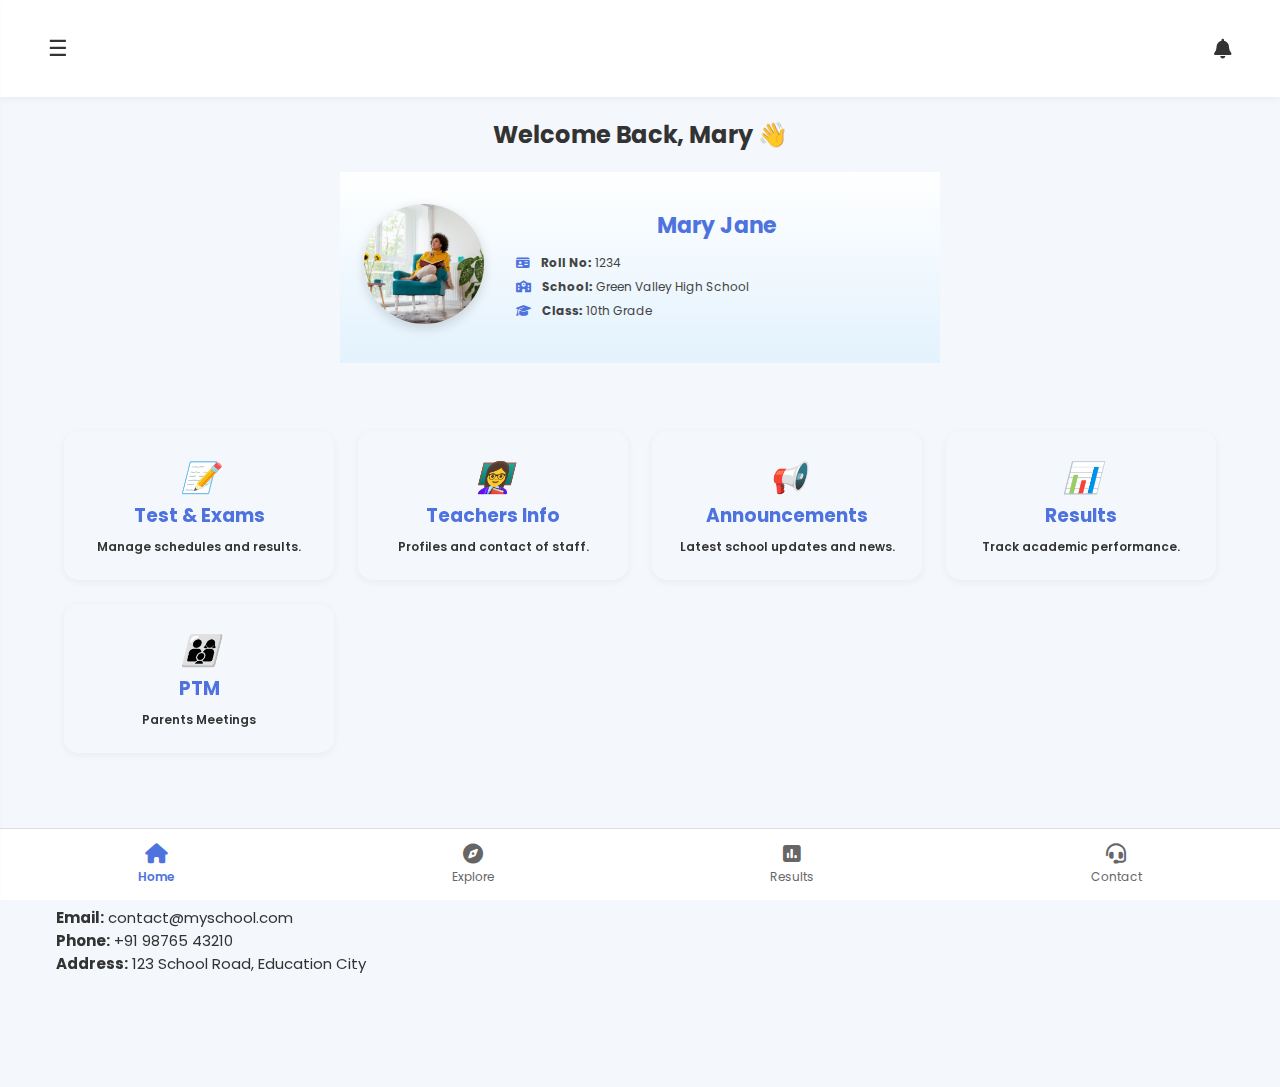
<file: index.html>
<!DOCTYPE html>
<html lang="en">

<head>
    <meta charset="UTF-8" />
    <meta name="viewport" content="width=device-width, initial-scale=1.0" />
    <title>MySchool App</title>
    <link href="https://fonts.googleapis.com/css2?family=Poppins:wght@400;600&display=swap" rel="stylesheet" />
    <link rel="stylesheet" href="https://cdnjs.cloudflare.com/ajax/libs/font-awesome/6.5.0/css/all.min.css">
    <!-- AOS (Animate On Scroll) -->
    <link href="https://cdn.jsdelivr.net/npm/aos@2.3.4/dist/aos.css" rel="stylesheet" />
    <link rel="stylesheet" href="style.css">
</head>

<body>

    <!-- Header -->
    <header>
        <div class="hamburger" onclick="toggleSidebar()">☰</div>
        <!-- <div class="logo">MySchool</div> -->
        <div class="bell"><i class="fa-solid fa-bell"></i></div>
    </header>

    <!-- Sidebar -->
    <aside class="sidebar" id="sidebar">
        <div class="sidebar-header">
            <span class="close-btn" onclick="toggleSidebar()">✖</span>
        </div>
        <div class="profile-section">
            <img src="profile.jpg" alt="Profile Picture">
            <h3>Mary Jane</h3>
            <p>Student</p>
        </div>
        <ul>
            <li><a href="#" onclick="switchTab('profile')">Profile</a></li>
            <li><a href="#">Privacy & Policy</a></li>
            <li><a href="#">Terms & condition</a></li>
            <li><a href="#">Log Out</a></li>
        </ul>
    </aside>


    <!-- Overlay -->
    <div class="overlay" id="overlay" onclick="toggleSidebar()"></div>

    <!-- Bottom Navigation bar -->
    <div class="bottom-nav">
        <a href="index.html"><button class="active">
                <i class="fas fa-home"></i>
                <p>Home</p>
            </button>
        </a>
        <a href="explore.html"><button>
                <i class="fa-solid fa-compass"></i>
                <p>Explore</p>
            </button>
        </a>
        <a href="performance.html"><button>
                <i class="fa-solid fa-square-poll-vertical"></i>
                <p>Results</p>
            </button>
        </a>
        <a href="contact.html"><button>
                <i class="fa-solid fa-headset"></i>
                <p>Contact</p>
            </button>
        </a>
    </div>




    <!-- profile section at home page starts -->
    <section class="page active" id="home">
        <h2>Welcome Back, Mary 👋</h2>

        <div class="profile-card" data-aos="zoom-in">
            <div class="profile-image">
                <img src="profile.jpg" alt="Profile Picture" />
            </div>
            <div class="profile-details">
                <h3>Mary Jane</h3>
                <div class="info">
                    <p><i class="fas fa-id-card"></i> <strong>Roll No:</strong> 1234</p>
                    <p><i class="fas fa-school"></i> <strong>School:</strong> Green Valley High School</p>
                    <p><i class="fas fa-graduation-cap"></i> <strong>Class:</strong> 10th Grade</p>
                </div>
            </div>
        </div>
    </section>



    <!-- Dashboard -->
      
<!--     <div class="dashboard-tilte">
        <h2>Services</h2>
    </div> -->
    <main class="dashboard">

        <!-- <div class="card">
            <h3>📊 Student Progress</h3>
            <p>Track academic growth and performance.</p>
        </div> -->
        <!-- <div class="card">
            <h3>📅 Attendance</h3>
            <p>Daily attendance reports for each student.</p>
        </div> -->

        <a href="exam.html">
            <div class="card" data-aos="zoom-in">
                <i>📝</i>
                <h3> Test & Exams</h3>
                <p>Manage schedules and results.</p>
            </div>
        </a>
        <a href="teachers.html">
            <div class="card" data-aos="zoom-in">
                <i>👩‍🏫</i>
                <h3>Teachers Info</h3>
                <p>Profiles and contact of staff.</p>
            </div>
        </a>
        <a href="announcements.html">
            <div class="card" data-aos="zoom-in">
                <i>📢</i>
                <h3> Announcements</h3>
                <p>Latest school updates and news.</p>
            </div>
        </a>
        <a href="performance.html">
            <div class="card" data-aos="zoom-in">
                <i>📊</i>
                <h3>Results</h3>
                <p>Track academic performance.</p>
            </div>
        </a>
        <a href="ptm.html">
            <div class="card" data-aos="zoom-in">
                <i>👨‍👩‍👦</i>
                <h3>PTM</h3>
                <p>Parents Meetings</p>
            </div>
        </a>
    </main>


    <!-- Contact Section -->
    <div class="contact" data-aos="zoom-in-right">
        <h2>School Contact </h2>
        <p><strong>Email:</strong> contact@myschool.com</p>
        <p><strong>Phone:</strong> +91 98765 43210</p>
        <p><strong>Address:</strong> 123 School Road, Education City</p>
    </div>


    <!-- AOS JS -->
    <script src="https://cdn.jsdelivr.net/npm/aos@2.3.4/dist/aos.js"></script>
    <script>
        AOS.init({
            duration: 800,
            offset: 120,
            once: true
        });
    </script>

    <!-- JS -->
    <script src="script.js">  </script>

</body>

</html>
</file>
<file: style.css>
:root {
    --primary: #4e73df;
    --bg-light: #f4f7fb;
    --white: #ffffff;
    --text: #333;
    --shadow: 0 2px 8px rgba(0, 0, 0, 0.05);
}

* {
    box-sizing: border-box;
    margin: 0;
    padding: 0;
    font-family: 'Poppins', sans-serif;
}

body {
    background-color: var(--bg-light);
    color: var(--text);
    overflow-x: hidden;
    margin-bottom: 80px;
}

header {
    background: var(--white);
    padding: 1rem 1.5rem;
    display: flex;
    justify-content: space-between;
    align-items: center;
    box-shadow: var(--shadow);
    position: sticky;
    top: 0;
    z-index: 1000;
}

.hamburger {
    font-size: 22px;
    cursor: pointer;
}

.logo {
    font-weight: 600;
    font-size: 20px;
    color: var(--primary);
}

.bell {
    font-size: 20px;
    cursor: pointer;
}

/* SIDEBAR */
.sidebar {
    position: fixed;
    top: 0;
    left: -250px;
    width: 240px;
    height: 100%;
    background-color: var(--white);
    box-shadow: 2px 0 12px rgba(0, 0, 0, 0.1);
    transition: left 0.3s ease;
    z-index: 2000;
}

.sidebar.active {
    left: 0;
}

.sidebar-header {
    display: flex;
    justify-content: flex-end;
    padding: 0.75rem 1rem 0 1rem;
}

.close-btn {
    font-size: 20px;
    cursor: pointer;
    color: #888;
}

.sidebar .profile-section {
    text-align: center;
    padding: 1rem;
    border-bottom: 1px solid #eee;
}

.sidebar .profile-section img {
    width: 100%;
    max-width: 140px;
    border-radius: 50%;
    object-fit: cover;
    margin-bottom: 0.5rem;
}

.sidebar .profile-section h3 {
    margin-bottom: 0.25rem;
    font-size: 18px;
}

.sidebar .profile-section p {
    font-size: 14px;
    color: #666;
}

.sidebar ul {
    list-style: none;
    padding: 1rem;
}

.sidebar ul li {
    margin: 1rem 0;
}

.sidebar ul li a {
    text-decoration: none;
    color: var(--text);
    font-weight: 500;
    transition: 0.2s;
}

.sidebar ul li a:hover {
    color: var(--primary);
}

/* OVERLAY */
.overlay {
    position: fixed;
    top: 0;
    left: 0;
    background: rgba(0, 0, 0, 0.3);
    width: 100%;
    height: 100%;
    opacity: 0;
    visibility: hidden;
    transition: 0.3s;
    z-index: 1500;
}

.overlay.active {
    opacity: 1;
    visibility: visible;
}

/* MAIN CONTENT */
main {
    padding: 1.5rem;
}

section.page {
    display: none;
    opacity: 0;
    transform: translateY(20px);
    transition: all 0.3s ease;
}

section.page h2 {
    text-align: center;
}

section.page.active {
    display: block;
    opacity: 1;
    transform: translateY(0);
}

/* BOTTOM NAV */
.bottom-nav {
    display: flex;
    justify-content: space-around;
    position: fixed;
    bottom: 0;
    left: 0;
    width: 100%;
    background: var(--white);
    border-top: 1px solid #ddd;
    padding: 0.6rem 0;
    z-index: 1000;
}

.bottom-nav a {
    text-decoration: none;
}

.bottom-nav a button {
    flex: 1;
    background: none;
    border: none;
    font-size: 12px;
    color: #666;
    cursor: pointer;
    text-align: center;
    padding: 0.3rem 0;
}

.bottom-nav i {
    font-size: 20px;
    margin-bottom: 4px;
    display: block;
}

.bottom-nav button.active {
    color: var(--primary);
    font-weight: 600;
}

/* RESPONSIVE */
/* @media (min-width: 768px) {
    .bottom-nav {
        display: none;
    }
} */




section.page {
    display: none;
    opacity: 0;
    transform: translateY(20px);
    transition: all 0.3s ease;
    margin-top: 20px;
}

section.page.active {
    display: block;
    opacity: 1;
    transform: translateY(0);
}




/* profile section at home page style starts */


.profile-card {
    display: flex;
    flex-direction: column;
    align-items: center;
    background: linear-gradient(to top, #e3f2fd, #ffffff);
    padding: 2rem 1.5rem;
    margin: 1.5rem;
    /* border-radius: 16px;
    box-shadow: 0 10px 25px rgba(0, 0, 0, 0.07); */
    transition: all 0.3s ease;
}

.profile-image {
    margin-bottom: .5rem;
}

.profile-image img {
    width: 120px;
    height: 120px;
    border-radius: 50%;
    object-fit: cover;
    /* border: 4px solid #ffffff; */
    box-shadow: 0 4px 12px rgba(0, 0, 0, 0.15);
}

.profile-details {
    text-align: center;
}

.profile-details h3 {
    font-size: 22px;
    color: var(--primary);
    margin-bottom: 0.8rem;
}

.info {
    text-align: left;
}

.profile-details .info p {
    margin: 6px 0;
    font-size: 12px;
    color: #444;
}

.profile-details .info i {
    color: var(--primary);
    margin-right: 8px;
}

/* Responsive Layout */
@media (min-width: 600px) {
    .profile-card {
        width: 600px;
        flex-direction: row;
        align-items: center;
        text-align: left;
        gap: 2rem;
        margin: 20px auto;
    }

    .profile-details {
        flex: 1;
    }

    .profile-image {
        margin-bottom: 0;
    }
}


/* dashboard */
.dashboard-tilte {
    padding: 2rem 4.5rem;
}

.dashboard-tilte h2 {
    color: var(--primary);
    font-size: 20px;
}

.dashboard {
    display: grid;
    grid-template-columns: repeat(auto-fit, minmax(150px, 1fr));
    gap: 1.5rem;
    padding: 2rem 1.5rem;
}

.dashboard a {
    text-decoration: none;
}

.dashboard a .card {
    background: var(--bg-dark);
    border-radius: 15px;
    padding: 1.5rem;
    text-align: center;
    box-shadow: var(--shadow);
    transition: 0.5s;
    cursor: pointer;
    position: relative;
    overflow: hidden;
}

.card:hover {
    text-decoration: none;
    /* background: var(--card-hover); */
    transform: translateY(-5px);
}

.dashboard a .card i {
    font-size: 30px;
}

.dashboard a .card h3 {
    color: var(--primary);
    margin-bottom: 8px;
}

.dashboard a .card p {
    font-size: 12px;
    font-weight: 600;
    color: #333;
}

@media (min-width: 768px) {
    header {
        flex-wrap: nowrap;
        padding: 2rem 3rem;
    }

    .profile-section {
        margin-top: 0;
        width: auto;
    }

    .dashboard {
        padding: 3rem 4rem;
        grid-template-columns: repeat(4, 1fr);
    }
}

@media (max-width: 768px) {

    .dashboard {
        grid-template-columns: repeat(2, 1fr);
        /* padding-bottom: 100px; */
    }

    .card h3 {
        font-size: 12px;
        margin-bottom: 8px;
    }

    .card p {
        font-size: 10px;
        font-weight: 600;
        color: #333;
    }
}


/* contact */

.contact {
    margin-top: 30px;
    padding: 2rem 3.5rem;
    box-shadow: var(--box-shadow);
}

.contact h2 {
    color: var(--primary);
    margin-bottom: 10px;
    font-size: 22px;
}

.contact p {
    font-size: 15px;
}

@media (max-width: 768px) {

    .contact {
        padding: 2rem;
    }
}
</file>
